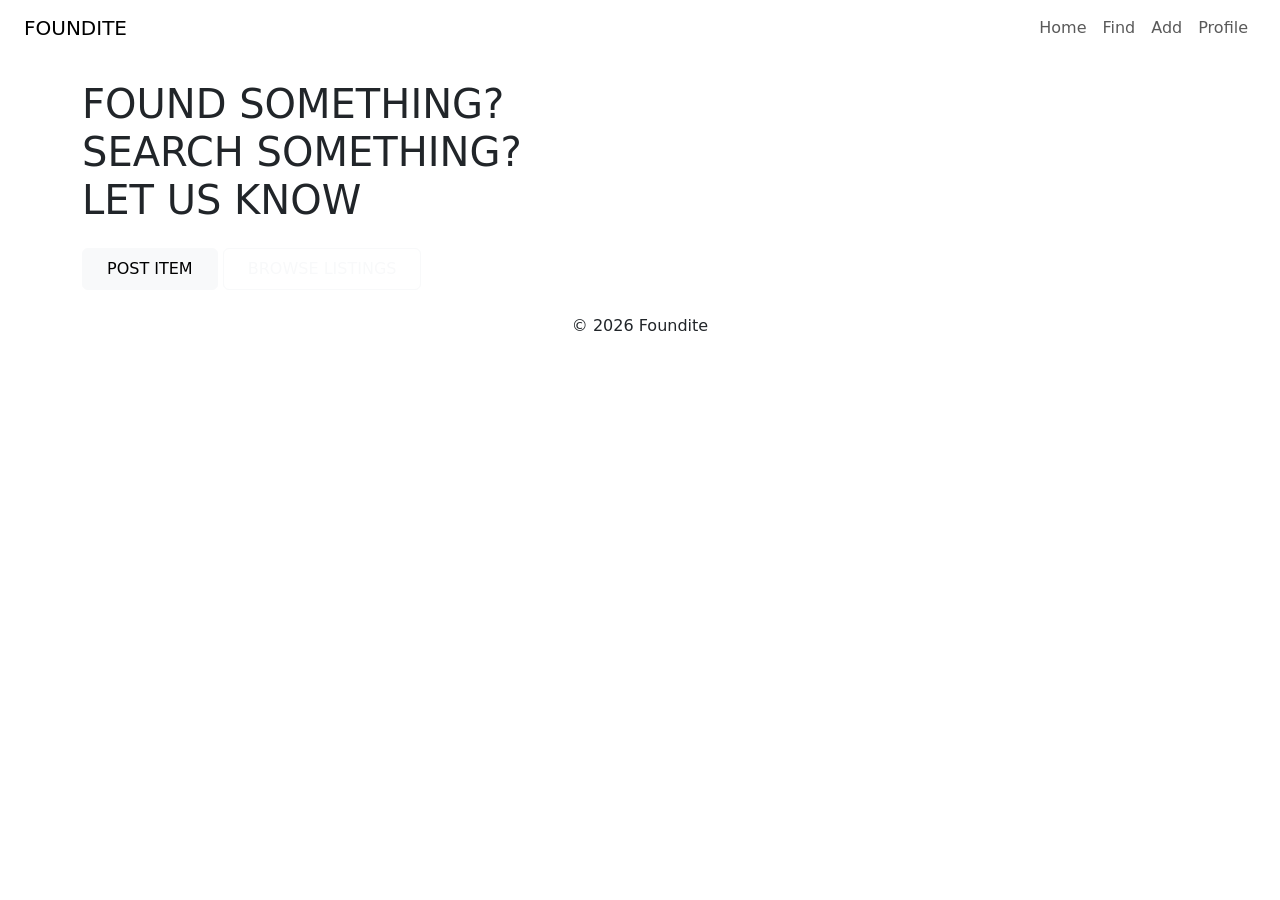
<file: src/main/resources/templates/index.html>
<!doctype html>
<html lang="en" xmlns:th="http://www.thymeleaf.org">
  <head>
    <meta charset="UTF-8" />
    <meta name="viewport" content="width=device-width, initial-scale=1.0" />
    <title>Foundite</title>
    <link
      href="https://cdn.jsdelivr.net/npm/bootstrap@5.3.3/dist/css/bootstrap.min.css"
      rel="stylesheet"
    />
    <link
      href="https://fonts.googleapis.com/css2?family=Inter:wght@400;600;700&display=swap"
      rel="stylesheet"
    />
    <link th:href="@{/css/index.css}" rel="stylesheet" />
  </head>
  <body>
    <nav class="navbar navbar-expand-md navbar-foundite px-4">
      <a class="navbar-brand" th:href="@{/}">FOUNDITE</a>
      <button
        class="navbar-toggler ms-auto"
        type="button"
        data-bs-toggle="collapse"
        data-bs-target="#navMenu"
      >
        <span class="navbar-toggler-icon"></span>
      </button>
      <div class="collapse navbar-collapse justify-content-end" id="navMenu">
        <ul class="navbar-nav">
          <li class="nav-item"><a class="nav-link" th:href="@{/}">Home</a></li>
          <li class="nav-item">
            <a class="nav-link" th:href="@{/items}">Find</a>
          </li>
          <li class="nav-item">
            <a class="nav-link" th:href="@{/items/new}">Add</a>
          </li>
          <li class="nav-item">
            <a class="nav-link" th:href="@{/profile}">Profile</a>
          </li>
        </ul>
      </div>
    </nav>

    <section class="hero">
      <img class="hero-bg" th:src="@{/images/1.png}" alt="" />
      <div class="container">
        <div class="hero-box">
          <h1>FOUND SOMETHING?<br />SEARCH SOMETHING?<br />LET US KNOW</h1>
          <div class="hero-actions mt-4">
            <a th:href="@{/items/new}" class="btn btn-light px-4 py-2"
              >POST ITEM</a
            >
            <a th:href="@{/items}" class="btn btn-outline-light px-4 py-2"
              >BROWSE LISTINGS</a
            >
          </div>
        </div>
      </div>
    </section>

    <footer class="py-4 text-center">
      <p class="mb-0">&copy; 2026 Foundite</p>
    </footer>

    <script src="https://cdn.jsdelivr.net/npm/bootstrap@5.3.3/dist/js/bootstrap.bundle.min.js"></script>
  </body>
</html>
</file>
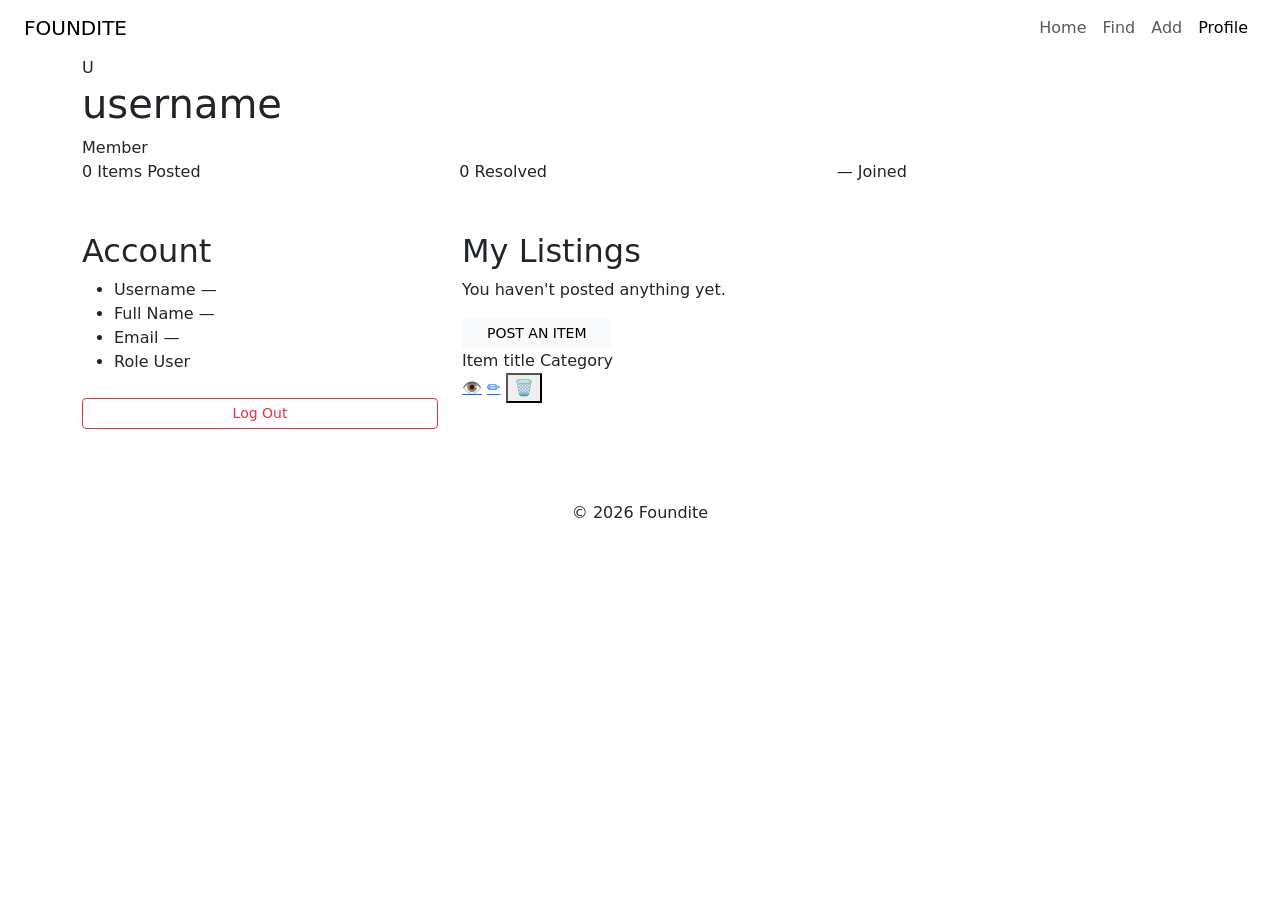
<file: src/main/resources/templates/profile.html>
<!doctype html>
<html lang="en" xmlns:th="http://www.thymeleaf.org">
  <head>
    <meta charset="UTF-8" />
    <meta name="viewport" content="width=device-width, initial-scale=1.0" />
    <title>Foundite – Profile</title>
    <link
      href="https://cdn.jsdelivr.net/npm/bootstrap@5.3.3/dist/css/bootstrap.min.css"
      rel="stylesheet"
    />
    <link
      href="https://fonts.googleapis.com/css2?family=Inter:wght@400;600;700&display=swap"
      rel="stylesheet"
    />
    <link th:href="@{/css/index.css}" rel="stylesheet" />
    <link th:href="@{/css/profile.css}" rel="stylesheet" />
  </head>
  <body>
    <nav class="navbar navbar-expand-md navbar-foundite px-4">
      <a class="navbar-brand" th:href="@{/}">FOUNDITE</a>
      <button
        class="navbar-toggler ms-auto"
        type="button"
        data-bs-toggle="collapse"
        data-bs-target="#navMenu"
      >
        <span class="navbar-toggler-icon"></span>
      </button>
      <div class="collapse navbar-collapse justify-content-end" id="navMenu">
        <ul class="navbar-nav">
          <li class="nav-item"><a class="nav-link" th:href="@{/}">Home</a></li>
          <li class="nav-item">
            <a class="nav-link" th:href="@{/items}">Find</a>
          </li>
          <li class="nav-item">
            <a class="nav-link" th:href="@{/items/new}">Add</a>
          </li>
          <li class="nav-item">
            <a class="nav-link active" th:href="@{/profile}">Profile</a>
          </li>
        </ul>
      </div>
    </nav>

    <section class="profile-banner">
      <div class="profile-banner-overlay"></div>
      <div class="container position-relative">
        <div class="profile-header">
          <div class="profile-avatar">
            <span
              th:text="${username != null ? #strings.toUpperCase(#strings.substring(username, 0, 1)) : '?'}"
              >U</span
            >
          </div>
          <div class="profile-meta">
            <h1 class="profile-username" th:text="${username}">username</h1>
            <span
              class="profile-badge"
              th:text="${role != null ? role : 'Member'}"
              >Member</span
            >
          </div>
        </div>
      </div>
    </section>

    <main class="container profile-main">
      <div class="row profile-stats-row g-3 mb-5">
        <div class="col-4">
          <div class="stat-card">
            <span
              class="stat-number"
              th:text="${itemCount != null ? itemCount : 0}"
              >0</span
            >
            <span class="stat-label">Items Posted</span>
          </div>
        </div>
        <div class="col-4">
          <div class="stat-card">
            <span
              class="stat-number"
              th:text="${resolvedCount != null ? resolvedCount : 0}"
              >0</span
            >
            <span class="stat-label">Resolved</span>
          </div>
        </div>
        <div class="col-4">
          <div class="stat-card">
            <span
              class="stat-number"
              th:text="${createdAt != null ? createdAt.year : '—'}"
              >—</span
            >
            <span class="stat-label">Joined</span>
          </div>
        </div>
      </div>

      <div class="row g-4">
        <div class="col-md-4">
          <div class="profile-card">
            <h2 class="profile-section-title">Account</h2>
            <ul class="profile-info-list">
              <li>
                <span class="info-label">Username</span>
                <span class="info-value" th:text="${username}">—</span>
              </li>
              <li>
                <span class="info-label">Full Name</span>
                <span
                  class="info-value"
                  th:text="${fullName != null ? fullName : '—'}"
                  >—</span
                >
              </li>
              <li>
                <span class="info-label">Email</span>
                <span
                  class="info-value"
                  th:text="${email != null ? email : '—'}"
                  >—</span
                >
              </li>
              <li>
                <span class="info-label">Role</span>
                <span
                  class="info-value"
                  th:text="${role != null ? role : 'User'}"
                  >User</span
                >
              </li>
            </ul>
            <div class="mt-4">
              <a
                th:href="@{/logout}"
                class="btn btn-outline-danger btn-sm w-100"
                >Log Out</a
              >
            </div>
          </div>
        </div>

        <div class="col-md-8">
          <div class="profile-card">
            <h2 class="profile-section-title">My Listings</h2>

            <div
              th:if="${userItems == null or #lists.isEmpty(userItems)}"
              class="empty-state"
            >
              <p class="empty-text">You haven't posted anything yet.</p>
              <a th:href="@{/items/new}" class="btn btn-light btn-sm px-4"
                >POST AN ITEM</a
              >
            </div>

            <div
              th:if="${userItems != null and not #lists.isEmpty(userItems)}"
              class="item-list"
            >
              <div th:each="item : ${userItems}" class="item-row">
                <div class="item-row-info">
                  <span class="item-row-title" th:text="${item.title}"
                    >Item title</span
                  >
                  <span class="item-row-category" th:text="${item.category}"
                    >Category</span
                  >
                </div>
                <div class="item-row-actions">
                  <a
                    th:href="@{/items/{id}(id=${item.id})}"
                    class="btn-icon"
                    title="View"
                    >👁</a
                  >
                  <a
                    th:href="@{/items/{id}/edit(id=${item.id})}"
                    class="btn-icon"
                    title="Edit"
                    >✏️</a
                  >
                  <form
                    th:action="@{/items/{id}/delete(id=${item.id})}"
                    method="post"
                    style="display: inline"
                  >
                    <button
                      type="submit"
                      class="btn-icon btn-icon-delete"
                      title="Delete"
                      onclick="return confirm('Delete this item?');"
                    >
                      🗑
                    </button>
                  </form>
                </div>
              </div>
            </div>
          </div>
        </div>
      </div>
    </main>

    <footer class="py-4 text-center mt-5">
      <p class="mb-0">&copy; 2026 Foundite</p>
    </footer>

    <script src="https://cdn.jsdelivr.net/npm/bootstrap@5.3.3/dist/js/bootstrap.bundle.min.js"></script>
  </body>
</html>
</file>
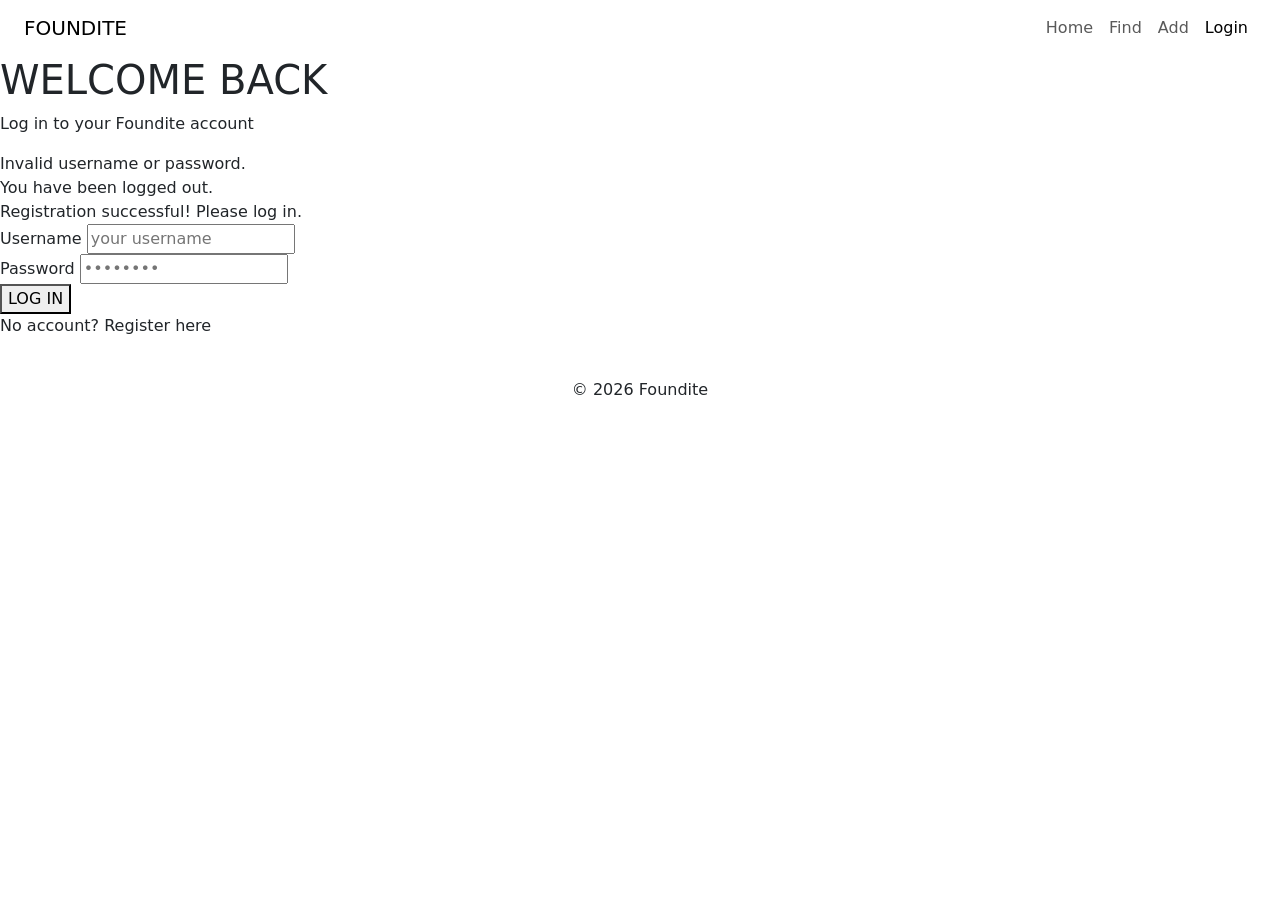
<file: src/main/resources/templates/auth/login.html>
<!doctype html>
<html lang="en" xmlns:th="http://www.thymeleaf.org">
  <head>
    <meta charset="UTF-8" />
    <meta name="viewport" content="width=device-width, initial-scale=1.0" />
    <title>Login — Foundite</title>
    <link
      href="https://cdn.jsdelivr.net/npm/bootstrap@5.3.3/dist/css/bootstrap.min.css"
      rel="stylesheet"
    />
    <link
      href="https://fonts.googleapis.com/css2?family=Inter:wght@400;600;700&display=swap"
      rel="stylesheet"
    />
    <link th:href="@{/css/index.css}" rel="stylesheet" />
    <link th:href="@{/css/auth.css}" rel="stylesheet" />
  </head>
  <body>
    <nav class="navbar navbar-expand-md navbar-foundite px-4">
      <a class="navbar-brand" th:href="@{/}">FOUNDITE</a>
      <button
        class="navbar-toggler ms-auto"
        type="button"
        data-bs-toggle="collapse"
        data-bs-target="#navMenu"
      >
        <span class="navbar-toggler-icon"></span>
      </button>
      <div class="collapse navbar-collapse justify-content-end" id="navMenu">
        <ul class="navbar-nav">
          <li class="nav-item"><a class="nav-link" th:href="@{/}">Home</a></li>
          <li class="nav-item">
            <a class="nav-link" th:href="@{/items}">Find</a>
          </li>
          <li class="nav-item">
            <a class="nav-link" th:href="@{/items/new}">Add</a>
          </li>
          <li class="nav-item">
            <a class="nav-link active" th:href="@{/login}">Login</a>
          </li>
        </ul>
      </div>
    </nav>

    <main class="auth-main">
      <div class="auth-card">
        <h1 class="auth-title">WELCOME BACK</h1>
        <p class="auth-subtitle">Log in to your Foundite account</p>

        <div th:if="${param.error}" class="auth-alert auth-alert-error">
          Invalid username or password.
        </div>
        <div th:if="${param.logout}" class="auth-alert auth-alert-success">
          You have been logged out.
        </div>
        <div th:if="${param.registered}" class="auth-alert auth-alert-success">
          Registration successful! Please log in.
        </div>

        <form th:action="@{/login}" method="post" class="auth-form">
          <div class="auth-group">
            <label for="username" class="auth-label">Username</label>
            <input
              type="text"
              id="username"
              name="username"
              class="auth-input"
              placeholder="your username"
              required
            />
          </div>
          <div class="auth-group">
            <label for="password" class="auth-label">Password</label>
            <input
              type="password"
              id="password"
              name="password"
              class="auth-input"
              placeholder="••••••••"
              required
            />
          </div>
          <button type="submit" class="auth-btn">LOG IN</button>
        </form>

        <p class="auth-switch">
          No account? <a th:href="@{/register}">Register here</a>
        </p>
      </div>
    </main>

    <footer class="py-4 text-center">
      <p class="mb-0">&copy; 2026 Foundite</p>
    </footer>

    <script src="https://cdn.jsdelivr.net/npm/bootstrap@5.3.3/dist/js/bootstrap.bundle.min.js"></script>
  </body>
</html>
</file>
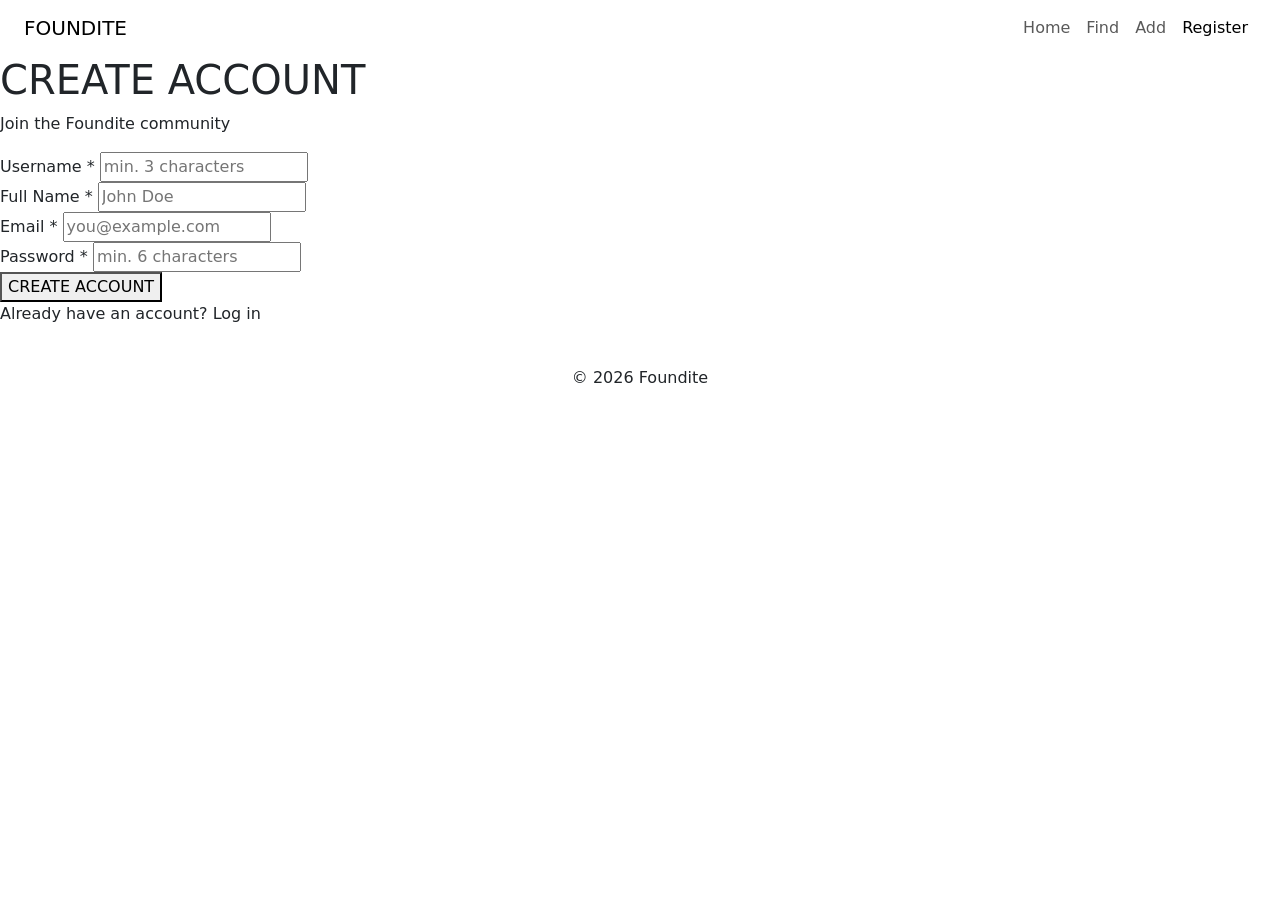
<file: src/main/resources/templates/auth/register.html>
<!doctype html>
<html lang="en" xmlns:th="http://www.thymeleaf.org">
  <head>
    <meta charset="UTF-8" />
    <meta name="viewport" content="width=device-width, initial-scale=1.0" />
    <title>Register — Foundite</title>
    <link
      href="https://cdn.jsdelivr.net/npm/bootstrap@5.3.3/dist/css/bootstrap.min.css"
      rel="stylesheet"
    />
    <link
      href="https://fonts.googleapis.com/css2?family=Inter:wght@400;600;700&display=swap"
      rel="stylesheet"
    />
    <link th:href="@{/css/index.css}" rel="stylesheet" />
    <link th:href="@{/css/auth.css}" rel="stylesheet" />
  </head>
  <body>
    <nav class="navbar navbar-expand-md navbar-foundite px-4">
      <a class="navbar-brand" th:href="@{/}">FOUNDITE</a>
      <button
        class="navbar-toggler ms-auto"
        type="button"
        data-bs-toggle="collapse"
        data-bs-target="#navMenu"
      >
        <span class="navbar-toggler-icon"></span>
      </button>
      <div class="collapse navbar-collapse justify-content-end" id="navMenu">
        <ul class="navbar-nav">
          <li class="nav-item"><a class="nav-link" th:href="@{/}">Home</a></li>
          <li class="nav-item">
            <a class="nav-link" th:href="@{/items}">Find</a>
          </li>
          <li class="nav-item">
            <a class="nav-link" th:href="@{/items/new}">Add</a>
          </li>
          <li class="nav-item">
            <a class="nav-link active" th:href="@{/register}">Register</a>
          </li>
        </ul>
      </div>
    </nav>

    <main class="auth-main">
      <div class="auth-card">
        <h1 class="auth-title">CREATE ACCOUNT</h1>
        <p class="auth-subtitle">Join the Foundite community</p>

        <div
          th:if="${error}"
          th:text="${error}"
          class="auth-alert auth-alert-error"
        ></div>

        <form th:action="@{/register}" method="post" class="auth-form">
          <div class="auth-row-2">
            <div class="auth-group">
              <label for="username" class="auth-label"
                >Username <span class="required">*</span></label
              >
              <input
                type="text"
                id="username"
                name="username"
                class="auth-input"
                placeholder="min. 3 characters"
                required
                minlength="3"
                maxlength="50"
              />
            </div>
            <div class="auth-group">
              <label for="fullName" class="auth-label"
                >Full Name <span class="required">*</span></label
              >
              <input
                type="text"
                id="fullName"
                name="fullName"
                class="auth-input"
                placeholder="John Doe"
                required
              />
            </div>
          </div>
          <div class="auth-group">
            <label for="email" class="auth-label"
              >Email <span class="required">*</span></label
            >
            <input
              type="email"
              id="email"
              name="email"
              class="auth-input"
              placeholder="you@example.com"
              required
            />
          </div>
          <div class="auth-group">
            <label for="password" class="auth-label"
              >Password <span class="required">*</span></label
            >
            <input
              type="password"
              id="password"
              name="password"
              class="auth-input"
              placeholder="min. 6 characters"
              required
              minlength="6"
            />
          </div>
          <button type="submit" class="auth-btn">CREATE ACCOUNT</button>
        </form>

        <p class="auth-switch">
          Already have an account? <a th:href="@{/login}">Log in</a>
        </p>
      </div>
    </main>

    <footer class="py-4 text-center">
      <p class="mb-0">&copy; 2026 Foundite</p>
    </footer>

    <script src="https://cdn.jsdelivr.net/npm/bootstrap@5.3.3/dist/js/bootstrap.bundle.min.js"></script>
  </body>
</html>
</file>
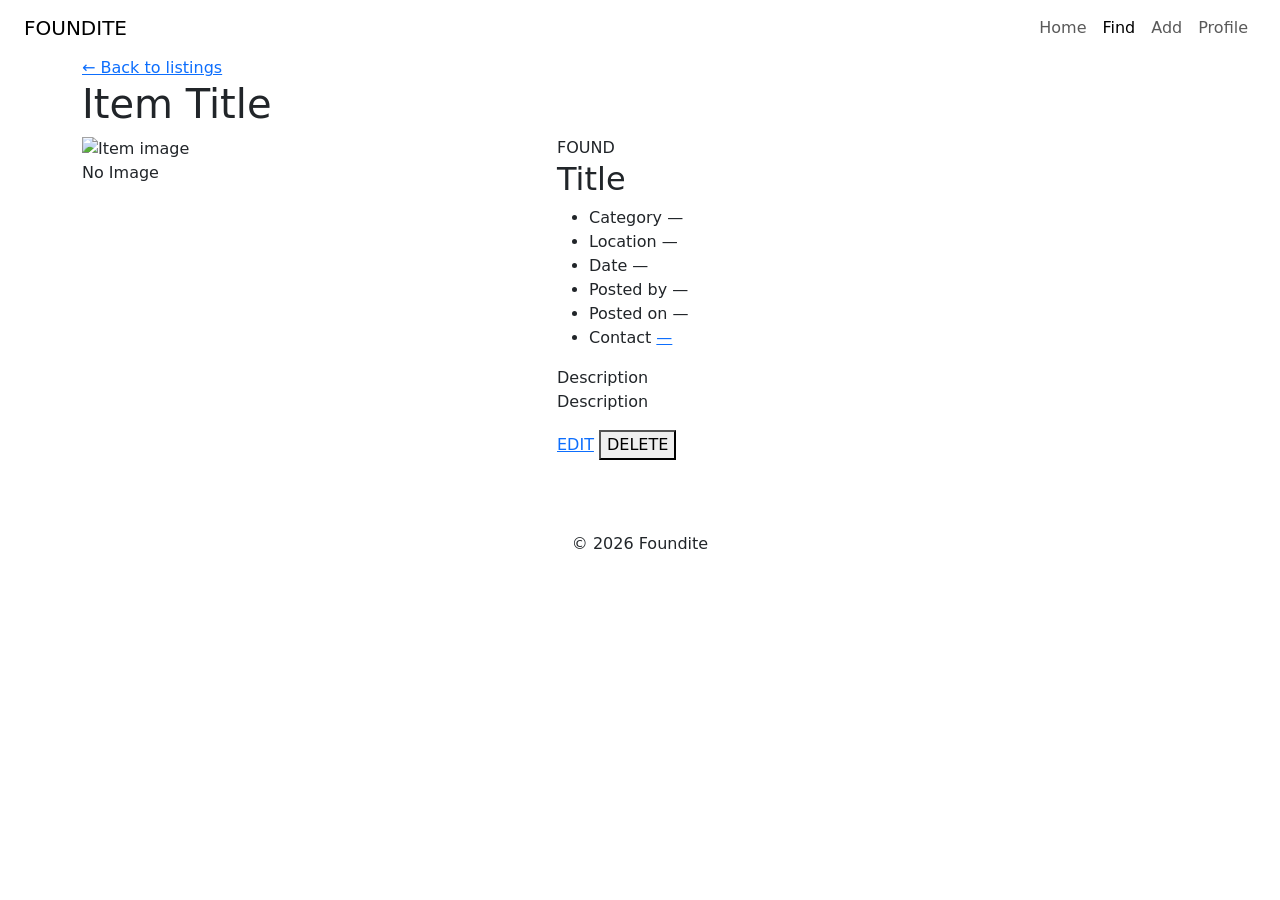
<file: src/main/resources/templates/items/detail.html>
<!doctype html>
<html lang="en" xmlns:th="http://www.thymeleaf.org">
  <head>
    <meta charset="UTF-8" />
    <meta name="viewport" content="width=device-width, initial-scale=1.0" />
    <title th:text="${item.title} + ' — Foundite'">Item — Foundite</title>
    <link
      href="https://cdn.jsdelivr.net/npm/bootstrap@5.3.3/dist/css/bootstrap.min.css"
      rel="stylesheet"
    />
    <link
      href="https://fonts.googleapis.com/css2?family=Inter:wght@400;600;700&display=swap"
      rel="stylesheet"
    />
    <link th:href="@{/css/index.css}" rel="stylesheet" />
    <link th:href="@{/css/items.css}" rel="stylesheet" />
  </head>
  <body>
    <nav class="navbar navbar-expand-md navbar-foundite px-4">
      <a class="navbar-brand" th:href="@{/}">FOUNDITE</a>
      <button
        class="navbar-toggler ms-auto"
        type="button"
        data-bs-toggle="collapse"
        data-bs-target="#navMenu"
      >
        <span class="navbar-toggler-icon"></span>
      </button>
      <div class="collapse navbar-collapse justify-content-end" id="navMenu">
        <ul class="navbar-nav">
          <li class="nav-item"><a class="nav-link" th:href="@{/}">Home</a></li>
          <li class="nav-item">
            <a class="nav-link active" th:href="@{/items}">Find</a>
          </li>
          <li class="nav-item">
            <a class="nav-link" th:href="@{/items/new}">Add</a>
          </li>
          <li class="nav-item">
            <a class="nav-link" th:href="@{/profile}">Profile</a>
          </li>
        </ul>
      </div>
    </nav>

    <div class="items-header">
      <div class="container">
        <a th:href="@{/items}" class="detail-back">← Back to listings</a>
        <h1 class="items-title" th:text="${item.title}">Item Title</h1>
      </div>
    </div>

    <main class="container detail-main">
      <div class="row g-4">
        <div class="col-md-5">
          <div class="detail-img-wrap">
            <img
              th:if="${item.imagePath != null and !item.imagePath.isEmpty()}"
              th:src="${item.imagePath}"
              alt="Item image"
              class="detail-img"
            />
            <div
              th:if="${item.imagePath == null or item.imagePath.isEmpty()}"
              class="detail-img-placeholder"
            >
              <span>No Image</span>
            </div>
          </div>
        </div>

        <div class="col-md-7">
          <div class="detail-card">
            <span
              class="item-status-badge detail-badge"
              th:classappend="${item.status != null and item.status.name() == 'LOST'} ? 'badge-lost' : 'badge-found'"
              th:text="${item.status != null ? item.status.name() : 'FOUND'}"
              >FOUND</span
            >

            <h2 class="detail-title" th:text="${item.title}">Title</h2>

            <ul class="detail-meta">
              <li>
                <span class="detail-meta-label">Category</span>
                <span
                  class="detail-meta-value"
                  th:text="${item.category != null ? item.category : '—'}"
                  >—</span
                >
              </li>
              <li>
                <span class="detail-meta-label">Location</span>
                <span
                  class="detail-meta-value"
                  th:text="${item.location != null ? item.location : '—'}"
                  >—</span
                >
              </li>
              <li>
                <span class="detail-meta-label">Date</span>
                <span
                  class="detail-meta-value"
                  th:text="${item.foundDate != null ? item.foundDate : '—'}"
                  >—</span
                >
              </li>
              <li>
                <span class="detail-meta-label">Posted by</span>
                <span
                  class="detail-meta-value"
                  th:text="${item.postedBy != null ? item.postedBy.username : 'Anonymous'}"
                  >—</span
                >
              </li>
              <li>
                <span class="detail-meta-label">Posted on</span>
                <span
                  class="detail-meta-value"
                  th:text="${item.createdAt != null ? item.createdAt.toLocalDate() : '—'}"
                  >—</span
                >
              </li>
              <li
                th:if="${item.phoneNumber != null and !item.phoneNumber.isEmpty()}"
              >
                <span class="detail-meta-label">Contact</span>
                <a
                  th:href="'tel:' + ${item.phoneNumber}"
                  class="detail-phone"
                  th:text="${item.phoneNumber}"
                  >—</a
                >
              </li>
            </ul>

            <div
              th:if="${item.description != null and !item.description.isEmpty()}"
              class="detail-description"
            >
              <span class="detail-meta-label">Description</span>
              <p th:text="${item.description}">Description</p>
            </div>

            <div class="detail-actions" th:if="${canEdit}">
              <a
                th:href="@{/items/{id}/edit(id=${item.id})}"
                class="btn-foundite"
                >EDIT</a
              >
              <form
                th:action="@{/items/{id}/delete(id=${item.id})}"
                method="post"
                style="display: inline"
              >
                <button
                  type="submit"
                  class="btn-delete"
                  onclick="
                    return confirm(
                      'Are you sure you want to delete this item?',
                    );
                  "
                >
                  DELETE
                </button>
              </form>
            </div>
          </div>
        </div>
      </div>
    </main>

    <footer class="py-4 text-center mt-5">
      <p class="mb-0">&copy; 2026 Foundite</p>
    </footer>

    <script src="https://cdn.jsdelivr.net/npm/bootstrap@5.3.3/dist/js/bootstrap.bundle.min.js"></script>
  </body>
</html>
</file>
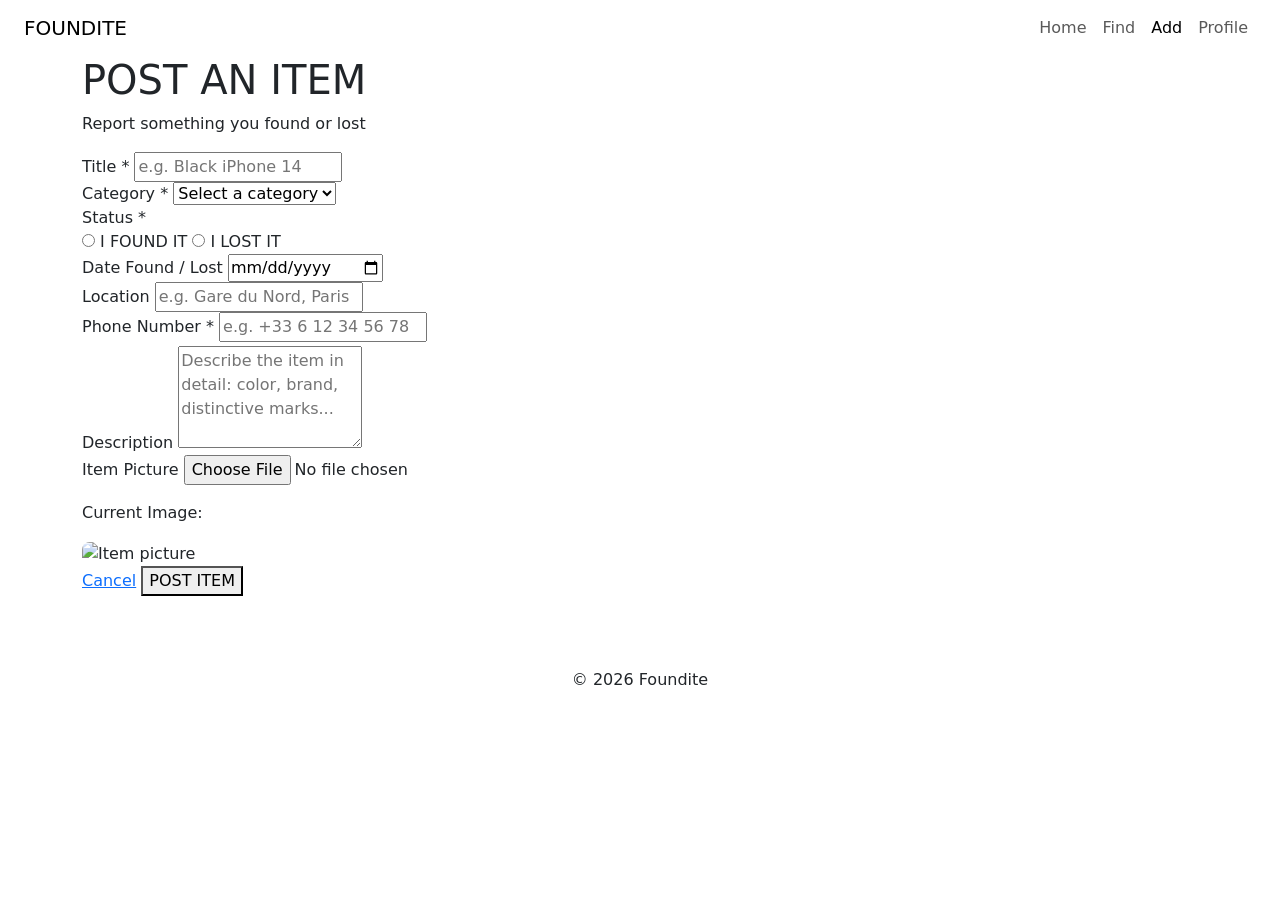
<file: src/main/resources/templates/items/form.html>
<!doctype html>
<html lang="en" xmlns:th="http://www.thymeleaf.org">
  <head>
    <meta charset="UTF-8" />
    <meta name="viewport" content="width=device-width, initial-scale=1.0" />
    <title
      th:text="${item.id != null} ? 'Foundite – Edit Item' : 'Foundite – Post an Item'"
    >
      Foundite – Post an Item
    </title>
    <link
      href="https://cdn.jsdelivr.net/npm/bootstrap@5.3.3/dist/css/bootstrap.min.css"
      rel="stylesheet"
    />
    <link
      href="https://fonts.googleapis.com/css2?family=Inter:wght@400;600;700&display=swap"
      rel="stylesheet"
    />
    <link th:href="@{/css/index.css}" rel="stylesheet" />
    <link th:href="@{/css/items.css}" rel="stylesheet" />
  </head>
  <body>
    <nav class="navbar navbar-expand-md navbar-foundite px-4">
      <a class="navbar-brand" th:href="@{/}">FOUNDITE</a>
      <button
        class="navbar-toggler ms-auto"
        type="button"
        data-bs-toggle="collapse"
        data-bs-target="#navMenu"
      >
        <span class="navbar-toggler-icon"></span>
      </button>
      <div class="collapse navbar-collapse justify-content-end" id="navMenu">
        <ul class="navbar-nav">
          <li class="nav-item"><a class="nav-link" th:href="@{/}">Home</a></li>
          <li class="nav-item">
            <a class="nav-link" th:href="@{/items}">Find</a>
          </li>
          <li class="nav-item">
            <a class="nav-link active" th:href="@{/items/new}">Add</a>
          </li>
          <li class="nav-item">
            <a class="nav-link" th:href="@{/profile}">Profile</a>
          </li>
        </ul>
      </div>
    </nav>

    <div class="items-header">
      <div class="container">
        <h1
          class="items-title"
          th:text="${item.id != null} ? 'EDIT ITEM' : 'POST AN ITEM'"
        >
          POST AN ITEM
        </h1>
        <p
          class="items-subtitle"
          th:text="${item.id != null} ? 'Update the details of your listing' : 'Report something you found or lost'"
        >
          Report something you found or lost
        </p>
      </div>
    </div>

    <main class="container form-main">
      <div class="form-card">
        <form
          th:action="${item.id != null} ? @{/items/{id}(id=${item.id})} : @{/items}"
          th:object="${item}"
          method="post"
          enctype="multipart/form-data"
        >
          <div class="form-row-2">
            <div class="form-group">
              <label class="form-label-custom"
                >Title <span class="required">*</span></label
              >
              <input
                type="text"
                class="form-control-custom"
                th:field="*{title}"
                placeholder="e.g. Black iPhone 14"
                required
              />
            </div>
            <div class="form-group">
              <label class="form-label-custom"
                >Category <span class="required">*</span></label
              >
              <select
                class="form-control-custom"
                th:field="*{category}"
                required
              >
                <option value="">Select a category</option>
                <option value="Electronics">Electronics</option>
                <option value="Clothing">Clothing</option>
                <option value="Bags">Bags</option>
                <option value="Jewelry">Jewelry</option>
                <option value="Keys">Keys</option>
                <option value="Documents">Documents</option>
                <option value="Other">Other</option>
              </select>
            </div>
          </div>

          <div class="form-row-2">
            <div class="form-group">
              <label class="form-label-custom"
                >Status <span class="required">*</span></label
              >
              <div class="status-toggle">
                <label class="status-option">
                  <input
                    type="radio"
                    th:field="*{status}"
                    value="FOUND"
                    required
                  />
                  <span class="status-btn status-found">I FOUND IT</span>
                </label>
                <label class="status-option">
                  <input
                    type="radio"
                    th:field="*{status}"
                    value="LOST"
                    required
                  />
                  <span class="status-btn status-lost">I LOST IT</span>
                </label>
              </div>
            </div>
            <div class="form-group">
              <label class="form-label-custom">Date Found / Lost</label>
              <input
                type="date"
                class="form-control-custom"
                th:field="*{foundDate}"
              />
            </div>
          </div>

          <div class="form-row-2">
            <div class="form-group">
              <label class="form-label-custom">Location</label>
              <input
                type="text"
                class="form-control-custom"
                th:field="*{location}"
                placeholder="e.g. Gare du Nord, Paris"
              />
            </div>
            <div class="form-group">
              <label class="form-label-custom"
                >Phone Number <span class="required">*</span></label
              >
              <input
                type="tel"
                class="form-control-custom"
                th:field="*{phoneNumber}"
                placeholder="e.g. +33 6 12 34 56 78"
                required
              />
              <div
                class="invalid-feedback d-block"
                th:if="${#fields.hasErrors('phoneNumber')}"
                th:errors="*{phoneNumber}"
              ></div>
            </div>
          </div>

          <div class="form-group">
            <label class="form-label-custom">Description</label>
            <textarea
              class="form-control-custom"
              th:field="*{description}"
              rows="4"
              placeholder="Describe the item in detail: color, brand, distinctive marks..."
            ></textarea>
          </div>

          <div class="form-group">
            <label class="form-label-custom">Item Picture</label>
            <input
              type="file"
              name="imageFile"
              class="form-control-custom"
              accept="image/*"
            />

            <div th:if="${item.imagePath != null}" class="mt-3">
              <p class="form-hint">Current Image:</p>
              <img
                th:src="${item.imagePath}"
                alt="Item picture"
                style="max-height: 150px; border-radius: 8px"
              />
            </div>
          </div>

          <div class="form-actions">
            <a th:href="@{/items}" class="btn-cancel">Cancel</a>
            <button type="submit" class="btn-foundite">
              <span th:text="${item.id != null} ? 'SAVE CHANGES' : 'POST ITEM'"
                >POST ITEM</span
              >
            </button>
          </div>
        </form>
      </div>
    </main>

    <footer class="py-4 text-center mt-5">
      <p class="mb-0">&copy; 2026 Foundite</p>
    </footer>

    <script src="https://cdn.jsdelivr.net/npm/bootstrap@5.3.3/dist/js/bootstrap.bundle.min.js"></script>
  </body>
</html>
</file>
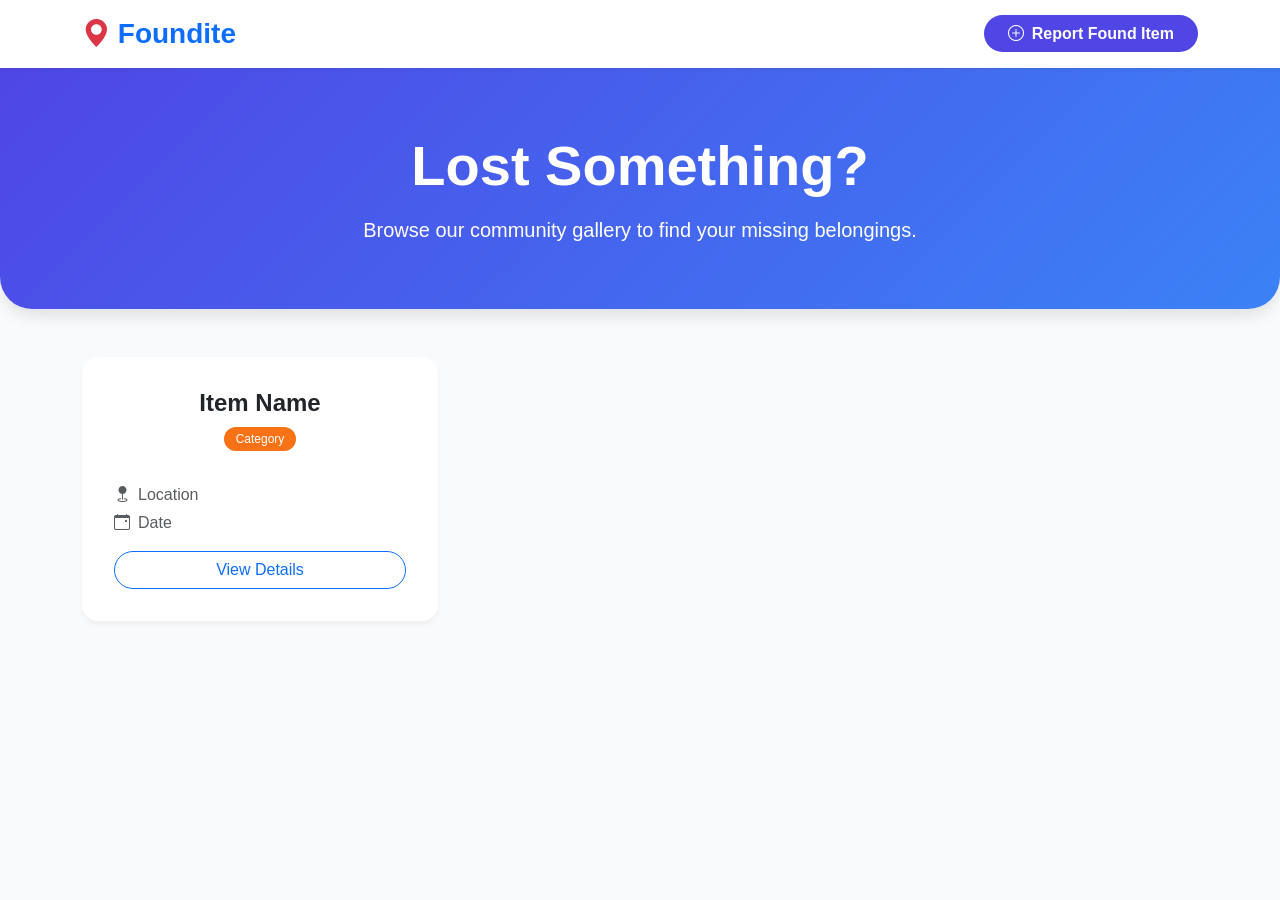
<file: src/main/resources/templates/items/gallery.html>
<!DOCTYPE html>
<html lang="en" xmlns:th="http://www.thymeleaf.org">
<head>
    <meta charset="UTF-8">
    <meta name="viewport" content="width=device-width, initial-scale=1.0">
    <title>Foundite - Gallery</title>
    <link href="https://cdn.jsdelivr.net/npm/bootstrap@5.3.0/dist/css/bootstrap.min.css" rel="stylesheet">
    <link rel="stylesheet" href="https://cdn.jsdelivr.net/npm/bootstrap-icons@1.11.1/font/bootstrap-icons.css">
    
    <style>
        :root { --primary-color: #4f46e5; --accent-color: #f97316; --bg-color: #f8fafc; }
        body { background-color: var(--bg-color); font-family: 'Segoe UI', Tahoma, Geneva, Verdana, sans-serif; }
        .navbar { background-color: white; box-shadow: 0 2px 4px rgba(0,0,0,0.05); }
        .hero-section { background: linear-gradient(135deg, var(--primary-color), #3b82f6); color: white; padding: 4rem 0; border-radius: 0 0 2rem 2rem; margin-bottom: 3rem; text-align: center; box-shadow: 0 10px 15px -3px rgba(0,0,0,0.1); }
        .item-card { border: none; border-radius: 1rem; transition: all 0.3s ease; background: white; overflow: hidden; box-shadow: 0 4px 6px -1px rgba(0,0,0,0.05); }
        .item-card:hover { transform: translateY(-8px); box-shadow: 0 20px 25px -5px rgba(0,0,0,0.1); }
        .card-icon { font-size: 2.5rem; color: var(--primary-color); margin-bottom: 1rem; }
        .badge-custom { background-color: var(--accent-color); color: white; font-weight: 500; padding: 0.5em 1em; border-radius: 2rem; }
        .btn-primary-custom { background-color: var(--primary-color); border: none; padding: 0.6rem 1.5rem; border-radius: 2rem; font-weight: 600; transition: 0.3s; color: white; text-decoration: none;}
        .btn-primary-custom:hover { background-color: #4338ca; color: white; transform: scale(1.05); }
    </style>
</head>
<body>

    <nav class="navbar navbar-expand-lg navbar-light sticky-top">
        <div class="container">
            <a class="navbar-brand fw-bold fs-3 text-primary" href="/items"><i class="bi bi-geo-alt-fill text-danger"></i> Foundite</a>
            <div class="ms-auto">
                <a href="/items/report" class="btn-primary-custom"><i class="bi bi-plus-circle me-2"></i>Report Found Item</a>
            </div>
        </div>
    </nav>

    <div class="hero-section">
        <div class="container">
            <h1 class="display-4 fw-bold mb-3">Lost Something?</h1>
            <p class="lead mb-0">Browse our community gallery to find your missing belongings.</p>
        </div>
    </div>

    <div class="container mb-5">
        <div class="row g-4">
            <div class="col-md-6 col-lg-4" th:each="item : ${items}">
                <div class="card item-card h-100 p-3">
                    <div class="card-body text-center">
                        <i th:class="${'bi ' + item.icon + ' card-icon'}"></i>
                        <h4 class="card-title fw-bold" th:text="${item.title}">Item Name</h4>
                        <span class="badge badge-custom mb-3" th:text="${item.category}">Category</span>
                        
                        <div class="text-start mt-3 text-muted">
                            <p class="mb-1"><i class="bi bi-geo-fill me-2"></i><span th:text="${item.location}">Location</span></p>
                            <p class="mb-3"><i class="bi bi-calendar-event me-2"></i><span th:text="${item.date}">Date</span></p>
                        </div>
                        
                        <a href="#" class="btn btn-outline-primary w-100 rounded-pill">View Details</a>
                    </div>
                </div>
            </div>
        </div>
    </div>

</body>
</html>
</file>
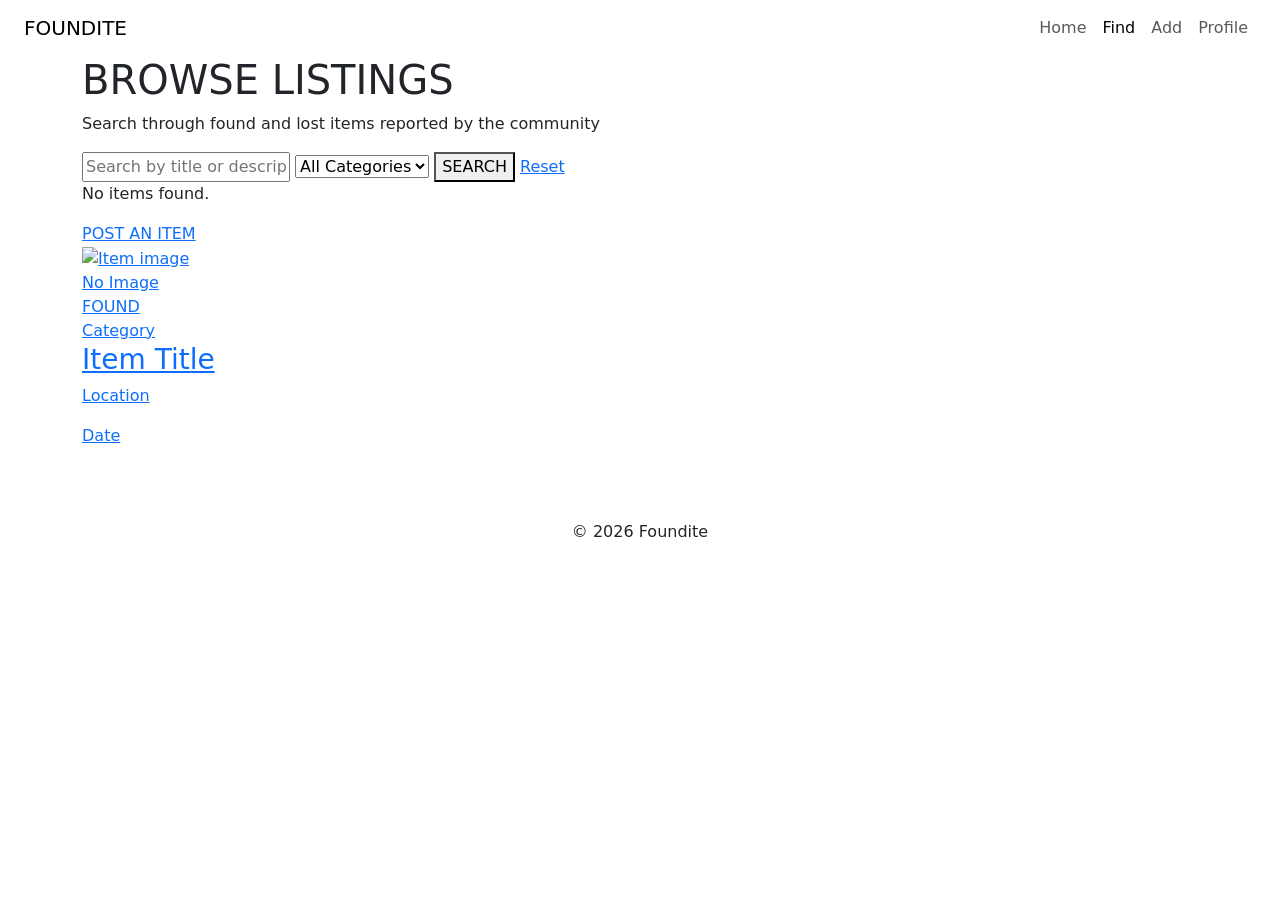
<file: src/main/resources/templates/items/list.html>
<!doctype html>
<html lang="en" xmlns:th="http://www.thymeleaf.org">
  <head>
    <meta charset="UTF-8" />
    <meta name="viewport" content="width=device-width, initial-scale=1.0" />
    <title>Foundite – Find</title>
    <link
      href="https://cdn.jsdelivr.net/npm/bootstrap@5.3.3/dist/css/bootstrap.min.css"
      rel="stylesheet"
    />
    <link
      href="https://fonts.googleapis.com/css2?family=Inter:wght@400;600;700&display=swap"
      rel="stylesheet"
    />
    <link th:href="@{/css/index.css}" rel="stylesheet" />
    <link th:href="@{/css/items.css}" rel="stylesheet" />
  </head>
  <body>
    <nav class="navbar navbar-expand-md navbar-foundite px-4">
      <a class="navbar-brand" th:href="@{/}">FOUNDITE</a>
      <button
        class="navbar-toggler ms-auto"
        type="button"
        data-bs-toggle="collapse"
        data-bs-target="#navMenu"
      >
        <span class="navbar-toggler-icon"></span>
      </button>
      <div class="collapse navbar-collapse justify-content-end" id="navMenu">
        <ul class="navbar-nav">
          <li class="nav-item"><a class="nav-link" th:href="@{/}">Home</a></li>
          <li class="nav-item">
            <a class="nav-link active" th:href="@{/items}">Find</a>
          </li>
          <li class="nav-item">
            <a class="nav-link" th:href="@{/items/new}">Add</a>
          </li>
          <li class="nav-item">
            <a class="nav-link" th:href="@{/profile}">Profile</a>
          </li>
        </ul>
      </div>
    </nav>

    <div class="items-header">
      <div class="container">
        <h1 class="items-title">BROWSE LISTINGS</h1>
        <p class="items-subtitle">
          Search through found and lost items reported by the community
        </p>
      </div>
    </div>

    <div class="filters-bar">
      <div class="container">
        <form method="get" th:action="@{/items}" class="filters-form">
          <input
            type="text"
            name="search"
            class="filter-input"
            placeholder="Search by title or description..."
            th:value="${param.search}"
          />
          <select name="category" class="filter-select">
            <option value="">All Categories</option>
            <option
              value="Electronics"
              th:selected="${param.category == 'Electronics'}"
            >
              Electronics
            </option>
            <option
              value="Clothing"
              th:selected="${param.category == 'Clothing'}"
            >
              Clothing
            </option>
            <option value="Bags" th:selected="${param.category == 'Bags'}">
              Bags
            </option>
            <option
              value="Jewelry"
              th:selected="${param.category == 'Jewelry'}"
            >
              Jewelry
            </option>
            <option value="Keys" th:selected="${param.category == 'Keys'}">
              Keys
            </option>
            <option
              value="Documents"
              th:selected="${param.category == 'Documents'}"
            >
              Documents
            </option>
            <option value="Other" th:selected="${param.category == 'Other'}">
              Other
            </option>
          </select>
          <button type="submit" class="filter-btn">SEARCH</button>
          <a th:href="@{/items}" class="filter-reset">Reset</a>
        </form>
      </div>
    </div>

    <main class="container items-main">
      <div
        th:if="${items == null or #lists.isEmpty(items)}"
        class="empty-items"
      >
        <p class="empty-items-text">No items found.</p>
        <a th:href="@{/items/new}" class="btn-foundite">POST AN ITEM</a>
      </div>

      <div
        th:if="${items != null and not #lists.isEmpty(items)}"
        class="items-grid"
      >
        <div th:each="item : ${items}" class="item-card">
          <a th:href="@{/items/{id}(id=${item.id})}" class="item-card-link">
            <div class="item-card-img-wrap">
              <img
                th:if="${item.imagePath != null and !item.imagePath.isEmpty()}"
                th:src="${item.imagePath}"
                alt="Item image"
                class="item-card-img"
              />
              <div
                th:if="${item.imagePath == null or item.imagePath.isEmpty()}"
                class="item-card-img-placeholder"
              >
                <span>No Image</span>
              </div>

              <span
                class="item-status-badge"
                th:classappend="${item.status != null and item.status.name() == 'LOST'} ? 'badge-lost' : 'badge-found'"
                th:text="${item.status != null ? item.status.name() : 'FOUND'}"
                >FOUND</span
              >
            </div>

            <div class="item-card-body">
              <span
                class="item-card-category"
                th:text="${item.category != null ? item.category : 'Uncategorized'}"
                >Category</span
              >
              <h3 class="item-card-title" th:text="${item.title}">
                Item Title
              </h3>
              <p
                class="item-card-location"
                th:text="${item.location != null ? item.location : '—'}"
              >
                Location
              </p>
              <p
                class="item-card-date"
                th:text="${item.foundDate != null ? item.foundDate : '—'}"
              >
                Date
              </p>
            </div>
          </a>
        </div>
      </div>
    </main>

    <footer class="py-4 text-center mt-5">
      <p class="mb-0">&copy; 2026 Foundite</p>
    </footer>

    <script src="https://cdn.jsdelivr.net/npm/bootstrap@5.3.3/dist/js/bootstrap.bundle.min.js"></script>
  </body>
</html>
</file>
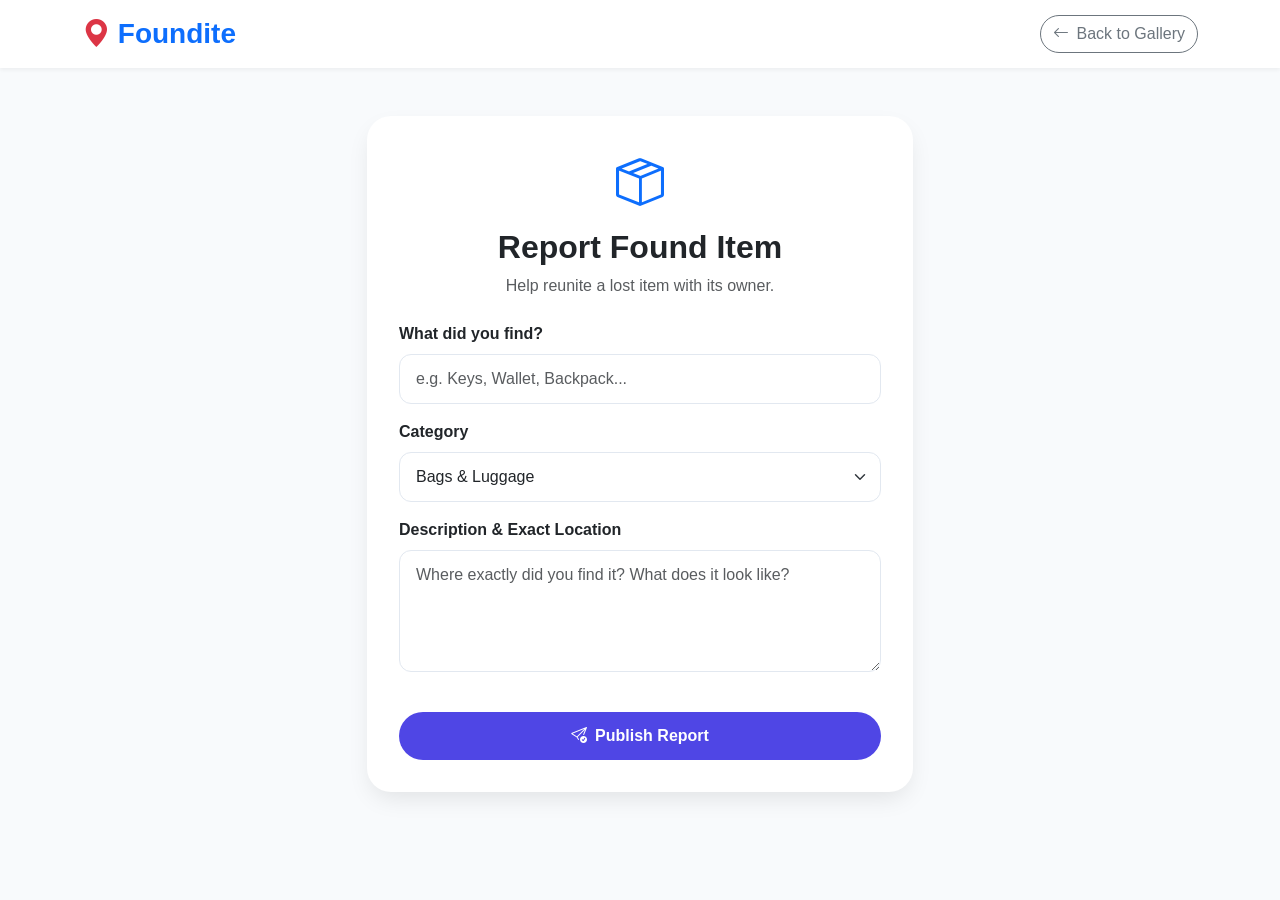
<file: src/main/resources/templates/items/report-form.html>
<!DOCTYPE html>
<html lang="en" xmlns:th="http://www.thymeleaf.org">
<head>
    <meta charset="UTF-8">
    <meta name="viewport" content="width=device-width, initial-scale=1.0">
    <title>Foundite - Report Item</title>
    <link href="https://cdn.jsdelivr.net/npm/bootstrap@5.3.0/dist/css/bootstrap.min.css" rel="stylesheet">
    <link rel="stylesheet" href="https://cdn.jsdelivr.net/npm/bootstrap-icons@1.11.1/font/bootstrap-icons.css">
    
    <style>
        :root { --primary-color: #4f46e5; --bg-color: #f8fafc; }
        body { background-color: var(--bg-color); font-family: 'Segoe UI', Tahoma, Geneva, Verdana, sans-serif; }
        .navbar { background-color: white; box-shadow: 0 2px 4px rgba(0,0,0,0.05); }
        .form-card { border: none; border-radius: 1.5rem; box-shadow: 0 10px 25px -5px rgba(0,0,0,0.1); padding: 2rem; background: white;}
        .form-control, .form-select { border-radius: 0.75rem; padding: 0.75rem 1rem; border: 1px solid #e2e8f0; }
        .form-control:focus { border-color: var(--primary-color); box-shadow: 0 0 0 0.25rem rgba(79, 70, 229, 0.25); }
        .btn-submit { background-color: var(--primary-color); color: white; border-radius: 2rem; padding: 0.75rem 2rem; font-weight: bold; width: 100%; margin-top: 1rem; border: none; transition: 0.3s;}
        .btn-submit:hover { background-color: #4338ca; transform: translateY(-2px); box-shadow: 0 4px 12px rgba(79, 70, 229, 0.3);}
    </style>
</head>
<body>

    <nav class="navbar navbar-expand-lg navbar-light sticky-top mb-5">
        <div class="container">
            <a class="navbar-brand fw-bold fs-3 text-primary" href="/items"><i class="bi bi-geo-alt-fill text-danger"></i> Foundite</a>
            <div class="ms-auto">
                <a href="/items" class="btn btn-outline-secondary rounded-pill"><i class="bi bi-arrow-left me-2"></i>Back to Gallery</a>
            </div>
        </div>
    </nav>

    <div class="container mb-5">
        <div class="row justify-content-center">
            <div class="col-md-8 col-lg-6">
                <div class="form-card">
                    <div class="text-center mb-4">
                        <i class="bi bi-box-seam text-primary" style="font-size: 3rem;"></i>
                        <h2 class="fw-bold mt-2">Report Found Item</h2>
                        <p class="text-muted">Help reunite a lost item with its owner.</p>
                    </div>
                    
                    <form th:action="@{/items/report}" method="post">
                        
                        <div class="mb-3">
                            <label for="title" class="form-label fw-bold">What did you find?</label>
                            <input type="text" class="form-control" id="title" name="title" placeholder="e.g. Keys, Wallet, Backpack..." required>
                        </div>

                        <div class="mb-3">
                            <label for="category" class="form-label fw-bold">Category</label>
                            <select class="form-select" id="category" name="category">
                                <option value="Bags">Bags & Luggage</option>
                                <option value="Electronics">Electronics</option>
                                <option value="Keys">Keys</option>
                                <option value="Accessories">Accessories & Clothing</option>
                                <option value="Other">Other</option>
                            </select>
                        </div>
                        
                        <div class="mb-4">
                            <label for="description" class="form-label fw-bold">Description & Exact Location</label>
                            <textarea class="form-control" id="description" name="description" rows="4" placeholder="Where exactly did you find it? What does it look like?" required></textarea>
                        </div>
                        
                        <button type="submit" class="btn btn-submit"><i class="bi bi-send-check me-2"></i>Publish Report</button>
                    </form>
                </div>
            </div>
        </div>
    </div>

</body>
</html>
</file>
